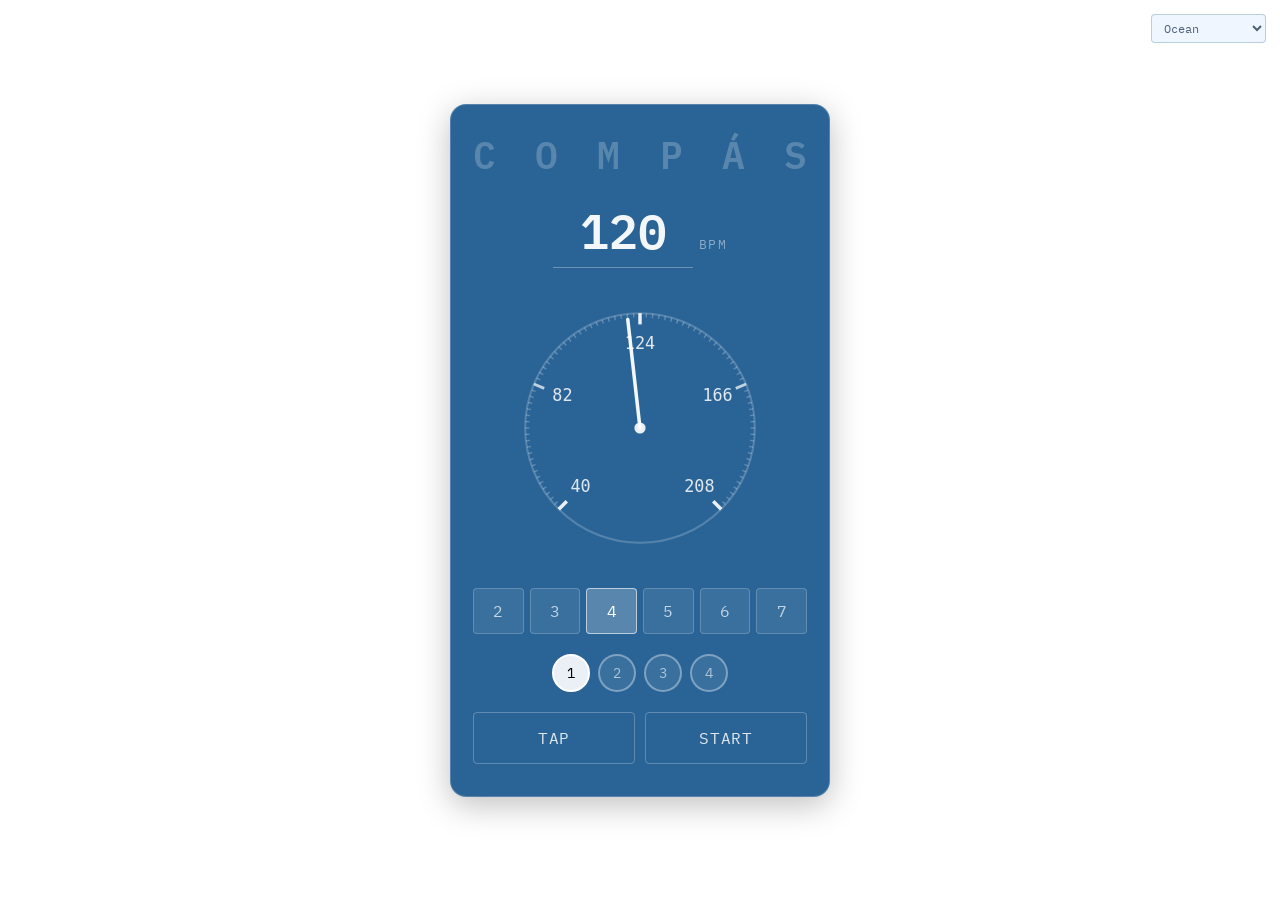
<file: index.html>
<!DOCTYPE html>
<html lang="en">
<head>
<meta charset="UTF-8">
<meta name="viewport" content="width=device-width, initial-scale=1.0, maximum-scale=1.0, user-scalable=no">
<title>Compás</title>
<link rel="preconnect" href="https://fonts.googleapis.com">
<link href="https://fonts.googleapis.com/css2?family=IBM+Plex+Mono:wght@400;500;600&family=Spectral:ital,wght@0,400;0,500;1,400&display=swap" rel="stylesheet">
<style>
/* ── Theme variables (shared with Interleaves) ───────────────────────────── */
:root {
  --bg:        #FFFFFF;
  --bg2:       #F0F6FF;
  --bg3:       #DFF0FA;
  --chrome:    #2A6496;
  --ink:       #1A2B3C;
  --ink2:      #4A6278;
  --ink3:      #7A9AB2;
  --accent:    #2A6496;
  --accent2:   #1A4F7A;
  --accent-fg: #FFFFFF;
  --red:       #8b2c2c;
  --border:    rgba(42,100,150,0.15);
  --border2:   rgba(42,100,150,0.28);
  --radius: 4px;
  --font-mono: 'IBM Plex Mono', monospace;
  --font-serif: 'Spectral', serif;
}
html.warm {
  --bg:        #F5F0E8;
  --bg2:       #EDE7D9;
  --bg3:       #E2DBD0;
  --chrome:    #2C2C2C;
  --ink:       #2C2C2C;
  --ink2:      #6B6459;
  --ink3:      #9B9189;
  --accent:    #2C2C2C;
  --accent2:   #444444;
  --accent-fg: #FFFFFF;
  --red:       #8b2c2c;
  --border:    rgba(44,44,44,0.18);
  --border2:   rgba(44,44,44,0.28);
}
html.clean-white {
  --bg:        #ffffff;
  --bg2:       #fafafa;
  --bg3:       #f0f0f0;
  --chrome:    #222222;
  --ink:       #000000;
  --ink2:      #333333;
  --ink3:      #666666;
  --accent:    #000000;
  --accent2:   #333333;
  --accent-fg: #ffffff;
  --border:    rgba(0,0,0,0.15);
  --border2:   rgba(0,0,0,0.25);
}
html.pure-white {
  --bg:        #ffffff;
  --bg2:       #ffffff;
  --bg3:       #f5f5f5;
  --chrome:    #ffffff;
  --ink:       #000000;
  --ink2:      #333333;
  --ink3:      #888888;
  --accent:    #000000;
  --accent2:   #333333;
  --accent-fg: #ffffff;
  --border:    #000000;
  --border2:   #000000;
  --hatch: repeating-linear-gradient(45deg, transparent, transparent 3px, rgba(0,0,0,0.1) 3px, rgba(0,0,0,0.1) 4px);
}
html.eink {
  --bg:        #ffffff;
  --bg2:       #f0f0f0;
  --bg3:       #e0e0e0;
  --chrome:    #ffffff;
  --ink:       #000000;
  --ink2:      #222222;
  --ink3:      #444444;
  --accent:    #000000;
  --accent2:   #333333;
  --accent-fg: #ffffff;
  --red:       #000000;
  --border:    #000000;
  --border2:   #000000;
  --radius:    2px;
}
html.eink *, html.eink *::before, html.eink *::after {
  transition: none !important;
  animation: none !important;
}

/* ── Base / layout ────────────────────────────────────────────────────────── */
* { box-sizing: border-box; -webkit-tap-highlight-color: transparent; }
html, body { height: 100%; margin: 0; }
body {
  font-family: var(--font-mono);
  font-size: 13px;
  background: var(--bg);
  color: var(--ink);
  display: flex;
  align-items: center;
  justify-content: center;
  padding: 16px;
}

/* ── Theme picker ─────────────────────────────────────────────────────────── */
#theme-picker-wrap { position: fixed; top: 14px; right: 14px; z-index: 10; }
#theme-pick {
  font-family: var(--font-mono);
  font-size: 12px;
  color: var(--ink2);
  background: var(--bg2);
  border: 1px solid var(--border2);
  border-radius: var(--radius);
  padding: 5px 8px;
  cursor: pointer;
}
#theme-pick option { background: #fff; color: #000; }
html.eink #theme-pick { color: #000; background: #f0f0f0; border-color: #999; }

/* ── Card ─────────────────────────────────────────────────────────────────── */
#compas-card {
  width: min(92vw, 380px);
  background: var(--chrome);
  border: 1px solid rgba(255,255,255,0.2);
  border-radius: 16px;
  box-shadow: 0 8px 32px rgba(0,0,0,0.25);
  padding: 30px 22px 32px;
  display: flex;
  flex-direction: column;
  align-items: center;
  gap: 20px;
}
html.eink #compas-card { background: #fff; border-color: #999; box-shadow: none; }
html.pure-white #compas-card { background: #fff; border: 2px solid #000; box-shadow: none; }

#compas-title {
  font-family: var(--font-mono);
  font-size: clamp(28px, 9vw, 38px);
  font-weight: 600;
  color: rgba(255,255,255,0.22);
  text-transform: uppercase;
  width: 100%;
  text-align: justify;
  text-align-last: justify;
  line-height: 1;
}
html.eink #compas-title { color: #ccc; }
html.pure-white #compas-title { color: #ccc; }


/* ── BPM display ──────────────────────────────────────────────────────────── */
#bpm-display { display: flex; align-items: baseline; gap: 6px; }
#bpm-input {
  font-family: var(--font-mono);
  font-size: 48px;
  font-weight: 600;
  color: rgba(255,255,255,0.95);
  width: 140px;
  background: none;
  border: none;
  border-bottom: 1px solid rgba(255,255,255,0.3);
  text-align: center;
  outline: none;
  -moz-appearance: textfield;
  cursor: text;
}
#bpm-input::-webkit-outer-spin-button, #bpm-input::-webkit-inner-spin-button { -webkit-appearance: none; }
#bpm-input:focus { border-bottom-color: rgba(255,255,255,0.8); }
#bpm-unit {
  font-family: var(--font-mono);
  font-size: 13px;
  color: rgba(255,255,255,0.45);
  letter-spacing: .1em;
  text-transform: uppercase;
}
html.eink #bpm-input { color: #000; border-bottom-color: #000; }
html.eink #bpm-unit { color: #666; }
html.pure-white #bpm-input { color: #000; border-bottom-color: #000; }
html.pure-white #bpm-unit { color: #555; }

/* ── Dial ─────────────────────────────────────────────────────────────────── */
#dial-wrap { display: flex; align-items: center; justify-content: center; touch-action: none; cursor: pointer; user-select: none; -webkit-user-select: none; }
#dial { width: min(74vw, 280px); height: min(74vw, 280px); display: block; user-select: none; -webkit-user-select: none; }
html.eink #dial circle { stroke: #ccc; }
html.eink #dial-needle { stroke: #000; }
html.eink #dial text { fill: #000 !important; }
html.eink #dial line { stroke: #000 !important; }
html.eink #small-ticks line { stroke: rgba(0,0,0,0.35) !important; }
html.pure-white #dial circle { stroke: #999; }
html.pure-white #dial line { stroke: #000 !important; }
html.pure-white #dial text { fill: #000 !important; }
html.pure-white #dial-needle { stroke: #000 !important; }

/* ── Beat count buttons ───────────────────────────────────────────────────── */
#beats-row { display: flex; gap: 6px; width: 100%; }
.beat-btn {
  flex: 1; height: 46px;
  background: rgba(255,255,255,0.08);
  border: 1px solid rgba(255,255,255,0.2);
  border-radius: var(--radius);
  cursor: pointer;
  font-family: var(--font-mono);
  font-size: 16px;
  color: rgba(255,255,255,0.7);
  display: flex; align-items: center; justify-content: center;
}
.beat-btn:hover { background: rgba(255,255,255,0.15); color: #fff; }
.beat-btn.active { background: rgba(255,255,255,0.22); color: #fff; border-color: rgba(255,255,255,0.6); }
html.eink .beat-btn { background: #f0f0f0; border-color: #999; color: #000; }
html.eink .beat-btn.active { background: #000; color: #fff; border-color: #000; }
html.pure-white .beat-btn { background: #fff; border: 1.5px solid #000; color: #000; }
html.pure-white .beat-btn.active { background: var(--hatch); color: #000; border-color: #000; font-weight: 700; }

/* ── Accent grid ──────────────────────────────────────────────────────────── */
#accent-row { display: flex; gap: 8px; justify-content: center; flex-wrap: wrap; min-height: 38px; align-items: center; }
.accent-btn {
  width: 38px; height: 38px;
  border-radius: 50%;
  border: 2px solid rgba(255,255,255,0.35);
  background: rgba(255,255,255,0.08);
  cursor: pointer;
  font-family: var(--font-mono);
  font-size: 14px;
  color: rgba(255,255,255,0.6);
  display: flex; align-items: center; justify-content: center;
}
.accent-btn:hover { background: rgba(255,255,255,0.18); }
.accent-btn.beat1 { background: rgba(255,255,255,0.9); color: #000; border-color: #fff; cursor: default; }
.accent-btn.accented { background: rgba(255,255,255,0.45); color: #fff; border-color: rgba(255,255,255,0.8); }
html.eink .accent-btn { border-color: #999; background: #f0f0f0; color: #000; }
html.eink .accent-btn.accented { background: #000; color: #fff; border-color: #000; }
html.eink .accent-btn.beat1 { background: #000; color: #fff; border-color: #000; }
html.pure-white .accent-btn { background: #fff; border: 2px solid #000; color: #000; }
html.pure-white .accent-btn.beat1 { background: #000; color: #fff; }
html.pure-white .accent-btn.accented { background: var(--hatch); }

/* ── Tap / Start controls ─────────────────────────────────────────────────── */
#controls-row { display: flex; gap: 10px; width: 100%; }
#tap-btn, #start-btn {
  flex: 1; height: 52px;
  border: 1px solid rgba(255,255,255,0.25);
  border-radius: var(--radius);
  background: none;
  cursor: pointer;
  font-family: var(--font-mono);
  font-size: 16px;
  letter-spacing: .06em;
  text-transform: uppercase;
  color: rgba(255,255,255,0.85);
}
#tap-btn:hover, #start-btn:hover { background: rgba(255,255,255,0.12); color: #fff; }
#start-btn.running { background: rgba(255,255,255,0.2); color: #fff; border-color: rgba(255,255,255,0.6); }
html.eink #tap-btn, html.eink #start-btn { background: #f0f0f0; border-color: #999; color: #000; }
html.eink #start-btn.running { background: #000; color: #fff; }
html.pure-white #tap-btn, html.pure-white #start-btn { background: #fff; border: 1.5px solid #000; color: #000; }
html.pure-white #start-btn.running { background: var(--hatch); color: #000; }
</style>
</head>
<body>

<div id="theme-picker-wrap">
  <select id="theme-pick" onchange="Compas.setTheme(this.value)">
    <option value="default">Ocean</option>
    <option value="warm">Warm</option>
    <option value="eink">E-ink</option>
    <option value="white">B&amp;W</option>
    <option value="purewhite">Clean White</option>
  </select>
</div>

<div id="compas-card">
  <div id="compas-title">C O M P Á S</div>

  <div id="bpm-display">
    <input id="bpm-input" type="number" min="40" max="208" value="120"
           onchange="Compas.setBPM(+this.value)"
           oninput="Compas.setBPM(+this.value)">
    <span id="bpm-unit">bpm</span>
  </div>

  <div id="dial-wrap">
    <svg id="dial" viewBox="0 0 200 200" xmlns="http://www.w3.org/2000/svg">
      <circle cx="100" cy="100" r="82" fill="none" stroke="rgba(255,255,255,0.2)" stroke-width="1.5"/>
      <line x1="42.0" y1="158.0" x2="47.7" y2="152.3" stroke="rgba(255,255,255,0.9)" stroke-width="2.5"/>
      <line x1="24.2" y1="68.6"  x2="31.6" y2="71.7"  stroke="rgba(255,255,255,0.7)" stroke-width="2"/>
      <line x1="100"  y1="18"    x2="100"  y2="26"    stroke="rgba(255,255,255,0.9)" stroke-width="2.5"/>
      <line x1="175.8" y1="68.6" x2="168.4" y2="71.7" stroke="rgba(255,255,255,0.7)" stroke-width="2"/>
      <line x1="158.0" y1="158.0" x2="152.3" y2="152.3" stroke="rgba(255,255,255,0.9)" stroke-width="2.5"/>
      <g id="small-ticks"></g>
      <text x="57.6"  y="145.9" text-anchor="middle" font-size="12" fill="rgba(255,255,255,0.85)" font-family="monospace">40</text>
      <text x="44.6"  y="80.5"  text-anchor="middle" font-size="12" fill="rgba(255,255,255,0.85)" font-family="monospace">82</text>
      <text x="100"   y="43.5"  text-anchor="middle" font-size="12" fill="rgba(255,255,255,0.85)" font-family="monospace">124</text>
      <text x="155.4" y="80.5"  text-anchor="middle" font-size="12" fill="rgba(255,255,255,0.85)" font-family="monospace">166</text>
      <text x="142.4" y="145.9" text-anchor="middle" font-size="12" fill="rgba(255,255,255,0.85)" font-family="monospace">208</text>
      <line id="dial-needle" x1="100" y1="100" x2="100" y2="22"
        stroke="rgba(255,255,255,0.95)" stroke-width="2.5" stroke-linecap="round"
        transform="rotate(-135 100 100)"/>
      <circle cx="100" cy="100" r="4" fill="rgba(255,255,255,0.9)"/>
    </svg>
  </div>

  <div id="beats-row">
    <button class="beat-btn" onclick="Compas.toggleBeats(2)">2</button>
    <button class="beat-btn" onclick="Compas.toggleBeats(3)">3</button>
    <button class="beat-btn active" onclick="Compas.toggleBeats(4)">4</button>
    <button class="beat-btn" onclick="Compas.toggleBeats(5)">5</button>
    <button class="beat-btn" onclick="Compas.toggleBeats(6)">6</button>
    <button class="beat-btn" onclick="Compas.toggleBeats(7)">7</button>
  </div>

  <div id="accent-row"></div>

  <div id="controls-row">
    <button id="tap-btn" onclick="Compas.tap()">tap</button>
    <button id="start-btn" onclick="Compas.toggle()">start</button>
  </div>
</div>

<script>
const Compas = (function () {
  const MIN_BPM = 40, MAX_BPM = 208;
  const LOOKAHEAD = 0.1;   // seconds to schedule ahead
  const INTERVAL = 25;     // ms between scheduler checks

  let audioCtx = null;
  let bpm = 120;
  let beatsPerBar = 4;
  let freeClick = false;
  let accents = [true, false, false, false];
  let running = false;
  let currentBeat = 0;
  let nextNoteTime = 0;
  let scheduleTimer = null;
  let tapTimes = [];
  let beat1mode = 'downbeat'; // 'downbeat' | 'accent' | 'plain'

  // ── Audio ────────────────────────────────────────────────
  function getCtx() {
    if (!audioCtx) audioCtx = new (window.AudioContext || window.webkitAudioContext)();
    if (audioCtx.state === 'suspended') audioCtx.resume();
    return audioCtx;
  }

  function scheduleBeat(beatNum, time) {
    const ctx = getCtx();
    const osc = ctx.createOscillator();
    const gain = ctx.createGain();
    osc.connect(gain);
    gain.connect(ctx.destination);
    const isBeat1 = !freeClick && beatNum === 0 && beat1mode === 'downbeat';
    const isAccent = !freeClick && beatNum === 0
      ? beat1mode === 'accent'
      : !freeClick && (accents[beatNum] || false);

    if (isBeat1) {
      const freq = 1800, dur = 0.5;
      osc.type = 'triangle';
      osc.frequency.setValueAtTime(freq, time);
      gain.gain.setValueAtTime(0.55, time);
      gain.gain.exponentialRampToValueAtTime(0.001, time + dur);
      osc.start(time); osc.stop(time + dur);
      const osc2 = ctx.createOscillator();
      const gain2 = ctx.createGain();
      osc2.connect(gain2); gain2.connect(ctx.destination);
      osc2.type = 'sine';
      osc2.frequency.setValueAtTime(freq * 2.76, time);
      gain2.gain.setValueAtTime(0.18, time);
      gain2.gain.exponentialRampToValueAtTime(0.001, time + dur * 0.4);
      osc2.start(time); osc2.stop(time + dur * 0.4);
    } else if (isAccent) {
      osc.type = 'sine';
      osc.frequency.setValueAtTime(1320, time);
      gain.gain.setValueAtTime(0.35, time);
      gain.gain.exponentialRampToValueAtTime(0.001, time + 0.04);
      osc.start(time);
      osc.stop(time + 0.05);
    } else {
      osc.type = 'sine';
      osc.frequency.setValueAtTime(880, time);
      gain.gain.setValueAtTime(0.3, time);
      gain.gain.exponentialRampToValueAtTime(0.001, time + 0.04);
      osc.start(time);
      osc.stop(time + 0.05);
    }
    const delay = Math.max(0, (time - ctx.currentTime) * 1000);
    setTimeout(() => flashBeat(beatNum), delay);
  }

  function flashBeat(beatNum) {
    if (document.documentElement.classList.contains('eink')) return;
    const dots = document.querySelectorAll('.accent-btn');
    if (dots[beatNum]) {
      dots[beatNum].style.opacity = '0.4';
      setTimeout(() => { if (dots[beatNum]) dots[beatNum].style.opacity = ''; }, 100);
    }
  }

  function scheduler() {
    const ctx = getCtx();
    while (nextNoteTime < ctx.currentTime + LOOKAHEAD) {
      scheduleBeat(currentBeat, nextNoteTime);
      nextNoteTime += 60.0 / bpm;
      currentBeat = (freeClick || beatsPerBar === 0) ? 0 : (currentBeat + 1) % beatsPerBar;
    }
  }

  function start() {
    const ctx = getCtx();
    running = true;
    currentBeat = 0;
    nextNoteTime = ctx.currentTime + 0.05;
    scheduleTimer = setInterval(scheduler, INTERVAL);
    const btn = document.getElementById('start-btn');
    btn.textContent = 'stop';
    btn.classList.add('running');
  }

  function stop() {
    running = false;
    clearInterval(scheduleTimer);
    const btn = document.getElementById('start-btn');
    btn.textContent = 'start';
    btn.classList.remove('running');
  }

  function toggle() { running ? stop() : start(); }

  // ── BPM / dial ───────────────────────────────────────────
  function updateBPMDisplay() {
    const input = document.getElementById('bpm-input');
    if (input && document.activeElement !== input) input.value = bpm;
    const pct = (bpm - MIN_BPM) / (MAX_BPM - MIN_BPM);
    const angle = pct * 270 - 135;
    document.getElementById('dial-needle').setAttribute('transform', 'rotate(' + angle + ' 100 100)');
  }

  function setBPM(val) {
    if (isNaN(val)) return;
    bpm = Math.max(MIN_BPM, Math.min(MAX_BPM, Math.round(val)));
    updateBPMDisplay();
    saveSettings();
  }

  function angleFromEvent(e, dial) {
    const rect = dial.getBoundingClientRect();
    const cx = rect.left + rect.width / 2;
    const cy = rect.top + rect.height / 2;
    const src = e.touches ? e.touches[0] : e;
    return Math.atan2(src.clientY - cy, src.clientX - cx);
  }

  function bpmFromAngle(angle) {
    let deg = angle * 180 / Math.PI;
    let clockDeg = (deg + 90 + 360) % 360;
    let sweep = (clockDeg - 225 + 360) % 360;
    if (sweep > 270) sweep = sweep > 315 ? 0 : 270;
    const pct = sweep / 270;
    return Math.round(MIN_BPM + pct * (MAX_BPM - MIN_BPM));
  }

  function initDial() {
    let dragging = false;
    const wrap = document.getElementById('dial-wrap');

    function onDown(e) {
      if (!wrap.contains(e.target)) return;
      dragging = true;
      setBPM(bpmFromAngle(angleFromEvent(e, wrap)));
    }
    function onMove(e) {
      if (!dragging) return;
      setBPM(bpmFromAngle(angleFromEvent(e, wrap)));
    }
    function onUp() { dragging = false; }

    document.addEventListener('mousedown', onDown);
    document.addEventListener('mousemove', onMove);
    document.addEventListener('mouseup', onUp);
    document.addEventListener('touchstart', onDown, { passive: true });
    document.addEventListener('touchmove', onMove, { passive: true });
    document.addEventListener('touchend', onUp);
  }

  // ── Tap tempo ────────────────────────────────────────────
  function tap() {
    const now = Date.now();
    if (tapTimes.length > 0 && now - tapTimes[tapTimes.length - 1] > 2000) tapTimes = [];
    tapTimes.push(now);
    if (tapTimes.length > 6) tapTimes.shift();
    if (tapTimes.length >= 2) {
      let total = 0;
      for (let i = 1; i < tapTimes.length; i++) total += tapTimes[i] - tapTimes[i - 1];
      const avg = total / (tapTimes.length - 1);
      setBPM(60000 / avg);
    }
  }

  // ── Dial ticks ───────────────────────────────────────────
  function renderTicks() {
    const group = document.getElementById('small-ticks');
    if (!group) return;
    const labeled = new Set([40, 82, 124, 166, 208]);
    let svg = '';
    for (let b = 40; b <= 208; b += 2) {
      if (labeled.has(b)) continue;
      const pct = (b - MIN_BPM) / (MAX_BPM - MIN_BPM);
      const angle = (pct * 270 - 135) * Math.PI / 180;
      const x1 = 100 + 82 * Math.sin(angle);
      const y1 = 100 - 82 * Math.cos(angle);
      const x2 = 100 + 79 * Math.sin(angle);
      const y2 = 100 - 79 * Math.cos(angle);
      svg += '<line x1="' + x1.toFixed(1) + '" y1="' + y1.toFixed(1) + '" x2="' + x2.toFixed(1) + '" y2="' + y2.toFixed(1) + '" stroke="rgba(255,255,255,0.25)" stroke-width="1"/>';
    }
    group.innerHTML = svg;
  }

  // ── Beats / accents ──────────────────────────────────────
  function setBeats(n) {
    beatsPerBar = n;
    freeClick = false;
    const prev = accents;
    accents = Array.from({ length: n }, (_, i) => i === 0 ? true : (prev[i] || false));
    currentBeat = 0;
    document.querySelectorAll('.beat-btn').forEach(btn => {
      btn.classList.toggle('active', +btn.textContent === n);
    });
    renderAccents();
    saveSettings();
  }

  function toggleBeats(n) {
    const wasActive = beatsPerBar === n && !freeClick;
    if (wasActive) {
      freeClick = true;
      beatsPerBar = 0;
      document.querySelectorAll('.beat-btn').forEach(btn => btn.classList.remove('active'));
      document.getElementById('accent-row').innerHTML = '';
      saveSettings();
      return;
    }
    setBeats(n);
  }

  function toggleBeat1() {
    beat1mode = beat1mode === 'downbeat' ? 'accent' : beat1mode === 'accent' ? 'plain' : 'downbeat';
    renderAccents();
    saveSettings();
  }

  function toggleAccent(beat) {
    if (beat === 0) return;
    accents[beat] = !accents[beat];
    renderAccents();
    saveSettings();
  }

  function renderAccents() {
    const row = document.getElementById('accent-row');
    row.innerHTML = '';
    for (let i = 0; i < beatsPerBar; i++) {
      const btn = document.createElement('button');
      if (i === 0) {
        btn.className = 'accent-btn' + (beat1mode === 'downbeat' ? ' beat1' : beat1mode === 'accent' ? ' accented' : '');
        btn.textContent = '1';
        btn.title = 'click to cycle downbeat sound';
        btn.onclick = toggleBeat1;
      } else {
        btn.className = 'accent-btn' + (accents[i] ? ' accented' : '');
        btn.textContent = (i + 1).toString();
        btn.onclick = () => toggleAccent(i);
      }
      row.appendChild(btn);
    }
  }

  // ── Theme ────────────────────────────────────────────────
  function setTheme(t) {
    const html = document.documentElement;
    html.classList.remove('eink', 'warm', 'clean-white', 'pure-white');
    if (t === 'eink') html.classList.add('eink');
    if (t === 'warm') html.classList.add('warm');
    if (t === 'white') html.classList.add('clean-white');
    if (t === 'purewhite') html.classList.add('pure-white');
    localStorage.setItem('theme', t);
    const pick = document.getElementById('theme-pick');
    if (pick) pick.value = t;
  }

  function initTheme() {
    const stored = localStorage.getItem('theme');
    if (stored) setTheme(stored);
    else if (window.matchMedia('(prefers-contrast: more)').matches) setTheme('eink');
    else setTheme('default');
  }

  // ── Persistence ──────────────────────────────────────────
  function saveSettings() {
    localStorage.setItem('compas_settings', JSON.stringify({ bpm, beatsPerBar, accents, freeClick, beat1mode }));
  }

  function loadSettings() {
    try {
      const raw = localStorage.getItem('compas_settings');
      if (!raw) return;
      const s = JSON.parse(raw);
      if (s.bpm) bpm = Math.max(MIN_BPM, Math.min(MAX_BPM, s.bpm));
      if (s.beatsPerBar) beatsPerBar = s.beatsPerBar;
      if (Array.isArray(s.accents)) accents = s.accents;
      if (typeof s.freeClick === 'boolean') freeClick = s.freeClick;
      if (s.beat1mode) beat1mode = s.beat1mode;
    } catch (e) {}
  }

  // ── Init ─────────────────────────────────────────────────
  function init() {
    initTheme();
    loadSettings();
    updateBPMDisplay();
    renderTicks();
    if (freeClick) {
      document.querySelectorAll('.beat-btn').forEach(btn => btn.classList.remove('active'));
      document.getElementById('accent-row').innerHTML = '';
    } else {
      document.querySelectorAll('.beat-btn').forEach(btn => {
        btn.classList.toggle('active', +btn.textContent === beatsPerBar);
      });
      renderAccents();
    }
    initDial();
  }

  return { setTheme, setBPM, toggle, tap, toggleBeats, init };
})();

Compas.init();
</script>
</body>
</html>
</file>
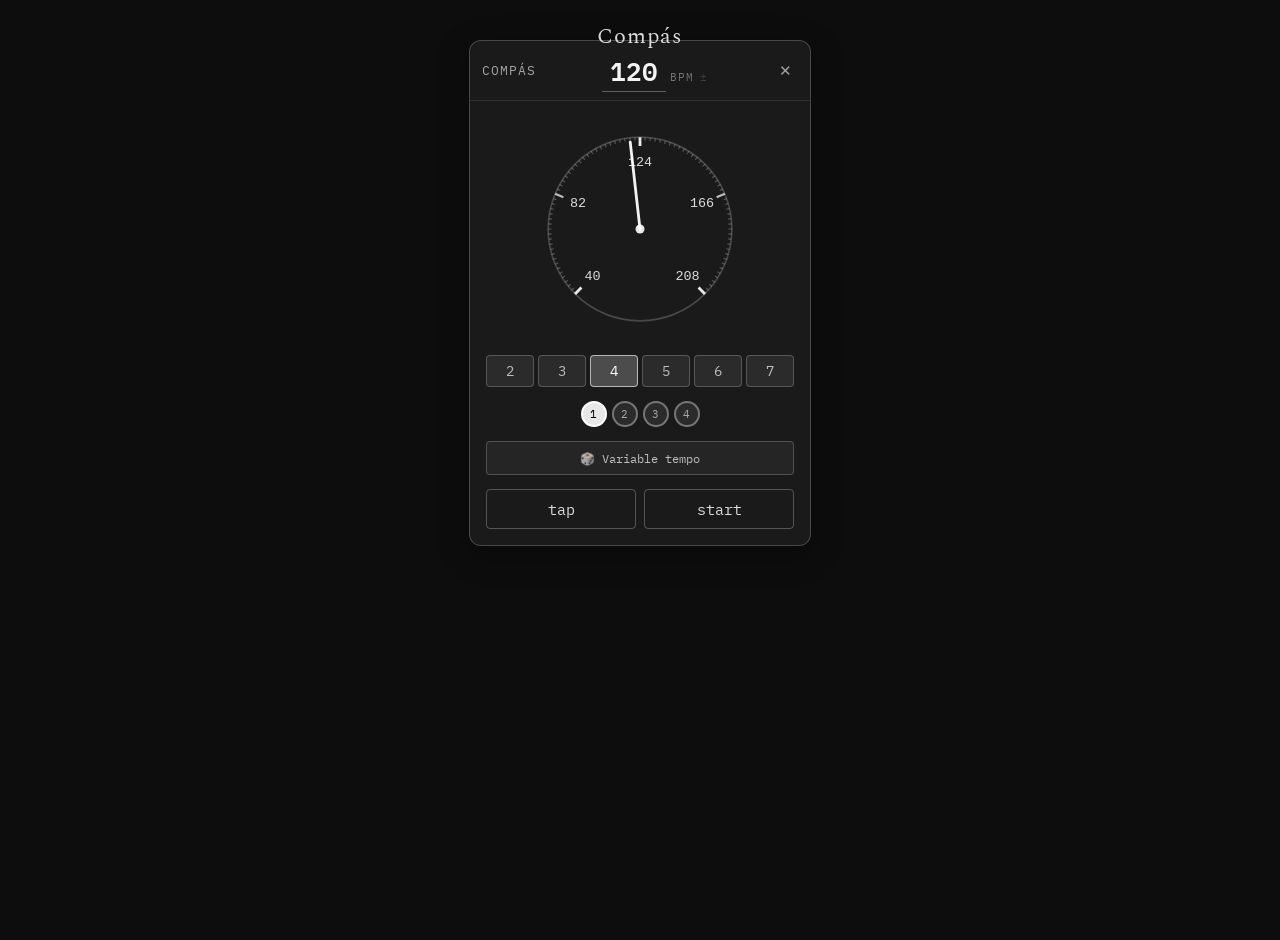
<file: compas.html>
<!DOCTYPE html>
<html lang="en">
<head>
<meta charset="UTF-8">
<meta name="viewport" content="width=device-width, initial-scale=1.0, maximum-scale=1.0, user-scalable=no">
<title>Compás</title>
<link rel="preconnect" href="https://fonts.googleapis.com">
<link href="https://fonts.googleapis.com/css2?family=IBM+Plex+Mono:wght@400;500&family=Spectral:ital,wght@0,400;0,500;1,400&display=swap" rel="stylesheet">
<link rel="stylesheet" href="compas.css">
<style>
:root{--font-mono:'IBM Plex Mono',monospace;--font-serif:'Spectral',serif;--radius:4px;--chrome:#1a1a1a;}
html,body{margin:0;padding:0;height:100%;background:#0d0d0d;font-family:var(--font-mono);}
#page-title{position:fixed;top:20px;left:0;right:0;text-align:center;font-family:var(--font-serif);font-size:22px;color:rgba(255,255,255,0.85);letter-spacing:.04em;pointer-events:none;}
</style>
</head>
<body>
<div id="page-title">Compás</div>
<div id="metro-mount"></div>
<script src="compas.js"></script>
<script>
  Compas.mount(document.getElementById('metro-mount'),{mode:'standalone'});
</script>
</body>
</html>
</file>
<file: compas.css>
/* Compás — base panel styles (neutral dark theme). Host pages may layer their
   own theme overrides on top by loading their stylesheet AFTER this one and
   targeting the same #metro-* ids — see interleave-test.html for an example
   (its E-ink / Clean White overrides are unchanged by this extraction). */

#metro-panel{display:none;position:fixed;bottom:20px;right:20px;width:260px;background:var(--chrome,#1a1a1a);border:1px solid rgba(255,255,255,0.2);border-radius:12px;z-index:200;box-shadow:0 8px 32px rgba(0,0,0,0.3);flex-direction:column;overflow:hidden;user-select:none;-webkit-user-select:none;}
#metro-panel.show{display:flex;}
#metro-header{padding:8px 12px;display:flex;align-items:center;justify-content:space-between;border-bottom:1px solid rgba(255,255,255,0.1);gap:8px;cursor:grab;}
#metro-header:active{cursor:grabbing;}
#metro-title{font-family:var(--font-mono,monospace);font-size:13px;color:rgba(255,255,255,0.6);letter-spacing:.08em;text-transform:uppercase;flex-shrink:0;}
#metro-close{background:none;border:none;color:rgba(255,255,255,0.6);font-size:15px;cursor:pointer;padding:4px 6px;}
#metro-close:hover{color:#fff;}
#metro-body{padding:16px;display:flex;flex-direction:column;align-items:center;gap:14px;}
#metro-bpm-display{display:flex;align-items:baseline;gap:4px;flex:1;justify-content:center;}
#metro-bpm{font-family:var(--font-mono,monospace);font-size:26px;font-weight:600;color:rgba(255,255,255,0.95);width:60px;background:none;border:none;border-bottom:1px solid rgba(255,255,255,0.3);text-align:center;outline:none;-moz-appearance:textfield;user-select:text;-webkit-user-select:text;pointer-events:auto;cursor:text;}
#metro-bpm::-webkit-outer-spin-button,#metro-bpm::-webkit-inner-spin-button{-webkit-appearance:none;}
#metro-bpm:focus{border-bottom-color:rgba(255,255,255,0.8);}
#metro-bpm-unit{font-family:var(--font-mono,monospace);font-size:11px;color:rgba(255,255,255,0.4);letter-spacing:.1em;text-transform:uppercase;}
#metro-dial-wrap{position:relative;display:flex;align-items:center;justify-content:center;touch-action:none;cursor:pointer;user-select:none;-webkit-user-select:none;}
#metro-dial{display:block;user-select:none;-webkit-user-select:none;}
#metro-beats-row{display:flex;width:100%;}
#metro-beat-count-btns{display:flex;gap:4px;width:100%;}
.metro-count-btn{background:rgba(255,255,255,0.08);border:1px solid rgba(255,255,255,0.2);border-radius:var(--radius,6px);flex:1;height:32px;cursor:pointer;font-family:var(--font-mono,monospace);font-size:14px;color:rgba(255,255,255,0.7);display:flex;align-items:center;justify-content:center;}
.metro-count-btn:hover{background:rgba(255,255,255,0.15);color:#fff;}
.metro-count-btn.active{background:rgba(255,255,255,0.22);color:#fff;border-color:rgba(255,255,255,0.6);}
#metro-accent-row{display:flex;gap:5px;justify-content:center;min-height:26px;align-items:center;}
.metro-accent-btn{width:26px;height:26px;border-radius:50%;border:2px solid rgba(255,255,255,0.35);background:rgba(255,255,255,0.08);cursor:pointer;font-family:var(--font-mono,monospace);font-size:11px;color:rgba(255,255,255,0.6);display:flex;align-items:center;justify-content:center;}
.metro-accent-btn:hover{background:rgba(255,255,255,0.18);}
.metro-accent-btn.beat1{background:rgba(255,255,255,0.9);color:#000;border-color:#fff;cursor:default;}
.metro-accent-btn.accented{background:rgba(255,255,255,0.45);color:#fff;border-color:rgba(255,255,255,0.8);}
#metro-controls{display:flex;gap:8px;width:100%;}
#metro-tap,#metro-start{flex:1;height:40px;border:1px solid rgba(255,255,255,0.25);border-radius:var(--radius,6px);background:none;cursor:pointer;font-family:var(--font-mono,monospace);font-size:15px;color:rgba(255,255,255,0.85);}
#metro-tap:hover,#metro-start:hover{background:rgba(255,255,255,0.12);color:#fff;}
#metro-start.running{background:rgba(255,255,255,0.2);color:#fff;border-color:rgba(255,255,255,0.6);}

/* Generic style for whatever a host page injects into the #metro-passage-row
   slot — e.g. Interleaves' "Save Compás to [passage]" button. Hosts may
   still target their injected element by its own id for finer theme control
   (Interleaves does, for its E-ink/Clean White passes). */
.compas-slot-btn{width:100%;height:36px;border:1px solid rgba(255,255,255,0.25);border-radius:var(--radius,6px);background:none;cursor:pointer;font-family:var(--font-mono,monospace);font-size:12px;color:rgba(255,255,255,0.75);}
.compas-slot-btn:hover{background:rgba(255,255,255,0.12);color:#fff;}

/* Standalone mode: static full-card layout instead of a floating draggable panel */
#metro-panel.compas-standalone{display:flex;position:static;width:min(340px,92vw);margin:40px auto;bottom:auto;right:auto;}
#metro-panel.compas-standalone #metro-header{cursor:default;}

/* Variable Tempo — the "±" indicator is deliberately subtle: no pulse, no
   color change, just a faint glyph that becomes slightly more visible on a
   shifted rep. The whole point is the player doesn't consciously track it. */
#metro-vartempo-indicator{font-family:var(--font-mono,monospace);font-size:11px;color:rgba(255,255,255,0.15);margin-left:2px;transition:color 0.3s ease;}
#metro-vartempo-indicator.active{color:rgba(255,255,255,0.45);}
#metro-vartempo-row{display:flex;width:100%;}
#metro-vartempo-toggle{width:100%;height:34px;border:1px solid rgba(255,255,255,0.2);border-radius:var(--radius,6px);background:rgba(255,255,255,0.05);cursor:pointer;font-family:var(--font-mono,monospace);font-size:12px;color:rgba(255,255,255,0.7);}
#metro-vartempo-toggle:hover{background:rgba(255,255,255,0.12);color:#fff;}
#metro-vartempo-toggle.active{background:rgba(255,255,255,0.22);color:#fff;border-color:rgba(255,255,255,0.6);}
#metro-vartempo-sub{display:flex;flex-direction:column;gap:8px;width:100%;}
#metro-vartempo-range{display:flex;gap:4px;width:100%;}
#metro-vartempo-range .metro-count-btn{font-size:12px;}
#metro-replength-row{display:flex;align-items:center;gap:8px;font-size:12px;color:rgba(255,255,255,0.6);font-family:var(--font-mono,monospace);}
#metro-replength{width:52px;padding:6px;border:1px solid rgba(255,255,255,0.25);border-radius:var(--radius,6px);font-family:var(--font-mono,monospace);font-size:13px;background:none;color:rgba(255,255,255,0.9);}
</file>
